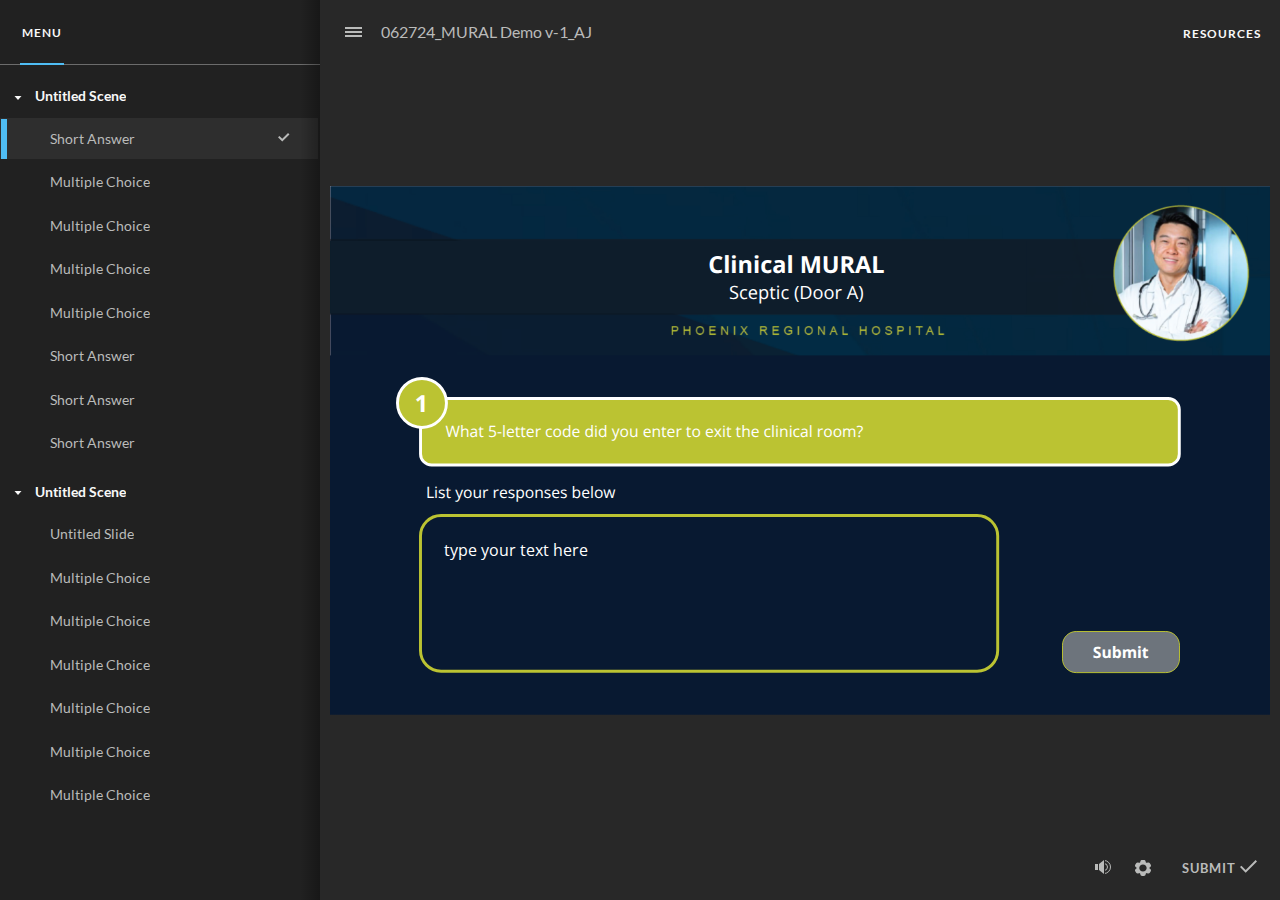
<file: index.html>
﻿<!doctype html>
<html lang="en-US">
<head>
  <meta charset="utf-8">
  <!-- Created using Storyline 360 x64 - http://www.articulate.com  -->
  <!-- version: 3.88.32574.0 -->
  <title>062724_MURAL Demo v-1_AJ</title>
  <meta http-equiv="x-ua-compatible" content="IE=edge"/>
  <meta name="viewport" content="width=device-width,initial-scale=1,user-scalable=no,shrink-to-fit=no,minimal-ui"/>
  <meta name="apple-mobile-web-app-capable" content="yes"/>
  <style>
    html, body { height: 100%; padding: 0; margin: 0 }
    #app { height: 100%; width: 100%; }
  </style>

  <script>
    window.DS = {};
    window.globals = {
      DATA_PATH_BASE: '',
      HAS_FRAME: true,
      HAS_SLIDE: true,

      lmsPresent: false,
      tinCanPresent: false,
      cmi5Present: false,
      aoSupport: false,
      scale: 'noscale',
      captureRc: false,
      browserSize: 'optimal',
      bgColor: '#282828',
      features: 'DropInBase,DropInCore,DropInInteractions,DropInMisc,DropInVectors,DropInVideo,LayerPresentAsDialog,MultipleQuizTracking,UpdatedThemeEditor',
      themeName: 'unified',
      preloaderColor: '#FFFFFF',
      suppressAnalytics: false,
      productChannel: 'stable',
      publishSource: 'storyline',
      aid: 'aid|3a5b8138-5a23-4781-ac9a-fea1a9a7d633',
      cid: '83e9d75b-f74f-431f-8069-8a3f1f2b8b1a',
      playerVersion: '3.88.32574.0',
      publishTimestamp: '2024-06-27T17:03:38.7679816Z',
      maxIosVideoElements: 10,
      connectionSettings: { message: 'You%20are%20offline.%20Trying%20to%20reconnect...', useDarkTheme: false, mode: 'disabled' },
      hasFeature: function(feature) {
        return this.features.split(',').includes(feature);
      },
      
      parseParams: function(qs) {
        if (window.globals.parsedParams != null) {
          return window.globals.parsedParams;
        }
        qs = (qs || window.location.search.substr(1)).split('+').join(' ');
        var params = {},
            tokens,
            re = /[?&]?([^=]+)=([^&]*)/g;

        while (tokens = re.exec(qs)) {
          params[decodeURIComponent(tokens[1]).trim()] =
            decodeURIComponent(tokens[2]).trim();
        }
        window.globals.parsedParams = params;
        return params;
      }

    };
  </script>
  <script>
    var isIe11 = ('ActiveXObject' in window || window.MSBlobBuilder != null)
      && window.msCrypto != null && !window.ActiveXObject;
    if (isIe11) {
      window.globals.unsupportedBrowser = true;
      document.write(atob('[base64]'));
    }
  </script>

  <script>
    if (window.globals.hasFeature('MultiLanguageSupport')) {
      
      
    }
  </script>

  
  <script>window.THREE = { };</script>
  
</head>
<body style="background: #282828" class="cs-HTML theme-unified">
  <!-- 360 -->
  <script>!function(){var e,i=/iPhone/i,o=/iPod/i,n=/iPad/i,t=/\biOS-universal(?:.+)Mac\b/i,r=/\bAndroid(?:.+)Mobile\b/i,a=/Android/i,d=/(?:SD4930UR|\bSilk(?:.+)Mobile\b)/i,p=/Silk/i,l=/Windows Phone/i,u=/\bWindows(?:.+)ARM\b/i,b=/BlackBerry/i,s=/BB10/i,c=/Opera Mini/i,f=/\b(CriOS|Chrome)(?:.+)Mobile/i,h=/Mobile(?:.+)Firefox\b/i,v=function(e){return void 0!==e&&"MacIntel"===e.platform&&"number"==typeof e.maxTouchPoints&&e.maxTouchPoints>1&&"undefined"==typeof MSStream};e=function(e){var m={userAgent:"",platform:"",maxTouchPoints:0};e||"undefined"==typeof navigator?"string"==typeof e?m.userAgent=e:e&&e.userAgent&&(m={userAgent:e.userAgent,platform:e.platform,maxTouchPoints:e.maxTouchPoints||0}):m={userAgent:navigator.userAgent,platform:navigator.platform,maxTouchPoints:navigator.maxTouchPoints||0};var g=m.userAgent,y=g.split("[FBAN");void 0!==y[1]&&(g=y[0]),void 0!==(y=g.split("Twitter"))[1]&&(g=y[0]);var A=function(e){return function(i){return i.test(e)}}(g),w={apple:{phone:A(i)&&!A(l),ipod:A(o),tablet:!A(i)&&(A(n)||v(m))&&!A(l),universal:A(t),device:(A(i)||A(o)||A(n)||A(t)||v(m))&&!A(l)},amazon:{phone:A(d),tablet:!A(d)&&A(p),device:A(d)||A(p)},android:{phone:!A(l)&&A(d)||!A(l)&&A(r),tablet:!A(l)&&!A(d)&&!A(r)&&(A(p)||A(a)),device:!A(l)&&(A(d)||A(p)||A(r)||A(a))||A(/\bokhttp\b/i)},windows:{phone:A(l),tablet:A(u),device:A(l)||A(u)},other:{blackberry:A(b),blackberry10:A(s),opera:A(c),firefox:A(h),chrome:A(f),device:A(b)||A(s)||A(c)||A(h)||A(f)},any:!1,phone:!1,tablet:!1};return w.any=w.apple.device||w.android.device||w.windows.device||w.other.device,w.phone=w.apple.phone||w.android.phone||w.windows.phone,w.tablet=w.apple.tablet||w.android.tablet||w.windows.tablet,w}(),"object"==typeof exports&&"undefined"!=typeof module?module.exports=e:"function"==typeof define&&define.amd?define((function(){return e})):this.isMobile=e}();
    window.isMobile.apple.tablet = window.isMobile.apple.tablet ||
      (navigator.platform === 'MacIntel' && navigator.maxTouchPoints > 1);
    window.isMobile.apple.device = window.isMobile.apple.device || window.isMobile.apple.tablet;
    window.isMobile.tablet = window.isMobile.tablet || window.isMobile.apple.tablet;
    window.isMobile.any = window.isMobile.any || window.isMobile.apple.tablet;
  </script>

  <div id="focus-sink" tabindex="-1"></div>

  <div id="preso"></div>
  <script>
    (function() {

      var classTypes = [ 'desktop', 'mobile', 'phone', 'tablet' ];

      var addDeviceClasses = function(prefix, testObj) {
        var curr, i;
        for (i = 0; i < classTypes.length; i++) {
          curr = classTypes[i];
          if (testObj[curr]) {
            document.body.classList.add(prefix + curr);
          }
        }
      };

      var params = window.globals.parseParams(),
          isDevicePreview = params.devicepreview === '1',
          isPhoneOverride = params.deviceType === 'phone' || (isDevicePreview && params.phone == '1'),
          isTabletOverride = (params.deviceType === 'tablet' || isDevicePreview) && !isPhoneOverride,
          isMobileOverride = isPhoneOverride || isTabletOverride;

      var deviceView = {
        desktop: !window.isMobile.any && !isMobileOverride,
        mobile: window.isMobile.any || isMobileOverride,
        phone: isPhoneOverride || (window.isMobile.phone && !isTabletOverride),
        tablet: isTabletOverride || window.isMobile.tablet
      };

      window.globals.deviceView = deviceView;
      window.isMobile.desktop = !window.isMobile.any;
      window.isMobile.mobile = window.isMobile.any;

      addDeviceClasses('view-', deviceView);

    })();
  </script>
  
  <script src='story_content/triggers.js' type=text/javascript></script>
<script src='story_content/user.js' type=text/javascript></script>
  <div class="slide-loader"></div>

  <script>
    var doc = document, loader = doc.body.querySelector('.slide-loader'); [ 1, 2, 3 ].forEach(function(n) { var d = doc.createElement('div'); d.style.backgroundColor = window.globals.preloaderColor; d.classList.add('mobile-loader-dot'); d.classList.add('dot' + n); loader.appendChild(d); });
  </script>

  <div class="mobile-load-title-overlay" style="display: none">
    <div class="mobile-load-title">062724_MURAL Demo v-1_AJ</div>
  </div>

  <div class="mobile-chrome-warning"></div>

  
<style>
  .warn-connection-dialog {
    display: none;
    background: transparent;
    pointer-events: all;
    position: fixed;
    left: 0;
    top: 0;
    width: 100%;
    height: 100%;
    z-index: 999;
  }

  .warn-connection-content {
    pointer-events: all;
    border-radius: 4px;
    background: white;
    border: 1px solid #E7E7E7;
    color: #333333;
    box-shadow: 0 2px 4px rgba(0, 0, 0, 0.25);
    transition: all 150ms ease-out;
    position: absolute;
    white-space: nowrap;
  }

  .view-phone.is-landscape .warn-connection-content {
    left: 23px;
    bottom: 23px;
  }

  .view-tablet.is-landscape .warn-connection-content {
    left: 50%;
    top: 20px;
    transform: translateX(-50%);
  }

  .view-mobile.is-portrait .warn-connection-content {
    transform: translate(-50%, calc(-100% - 15px));
  }

  .warn-connection-content p {
    display: inline-block;
    margin: 0 8px 0 0;
    line-height: 33px;
    font-size: 11px;
  }

  .warn-connection-content svg {
    position: relative;
    vertical-align: middle;
    margin: 0 2px 2px 8px;
  }

  .view-desktop .warn-connection-content {
    left: 1.5em;
    bottom: 1.5em;
  }

  .view-desktop .warn-connection-content p {
    font-size: 1.1em;
  }

  .is-offline .warn-connection-dialog {
    display: block;
  }

  .is-offline .cs-panel * {
    pointer-events: none !important;
  }

  .is-offline .cs-panel {
    pointer-events: all !important;
  }

  .is-offline #nav-controls * {
    pointer-events: none !important;
  }

  .is-offline #nav-controls {
    pointer-events: all !important;
  }
</style>

<div class="warn-connection-dialog" role="alertdialog" aria-modal="true" tabindex="0" aria-labelledby="warn-connection-message">
  <div class="warn-connection-content">
    <svg width="17" height="15" viewBox="0 0 17 15" xmlns="http://www.w3.org/2000/svg">
      <path fill="#8F0000" stroke="white" d="M16.07,12.98 L15.88,12.23 L9.51,1.21 C8.97,0.26,7.6,0.26,7.06,1.21 L0.69,12.23 C0.15,13.16,0.81,14.36,1.91,14.36 H14.65 C15.47,14.36,16.05,13.7,16.07,12.98 Z"/>
      <path fill="white" stroke="white" d="M8.58,5.5 C8.35,5.28,8.5,5.35,8.21,5.32 C8.09,5.35,7.97,5.49,7.96,5.67 C7.97,5.79,7.98,5.92,7.98,6.04 L7.98,6.04 C7.99,6.17,8,6.31,8.01,6.43 L8.01,6.44 C8.03,6.92,8.06,7.41,8.09,7.9 L8.09,7.9 C8.12,8.39,8.14,8.88,8.17,9.37 C8.17,9.39,8.18,9.42,8.2,9.44 C8.23,9.46,8.25,9.47,8.28,9.47 C8.31,9.47,8.34,9.46,8.35,9.44 C8.37,9.43,8.38,9.4,8.39,9.35 L8.39,9.34 C8.39,9.24,8.4,9.15,8.4,9.05 L8.4,9.05 C8.41,8.96,8.41,8.86,8.42,8.75 C8.43,8.44,8.45,8.12,8.47,7.81 L8.47,7.81 C8.49,7.49,8.51,7.18,8.53,6.87 C8.55,6.46,8.56,6.05,8.59,5.64 L8.6,5.62 C8.6,5.57,8.59,5.53,8.58,5.5 L8.21,5.32 Z"/>
      <circle fill="white" stroke="white" cx="8.3" cy="11.35" r="0.3"/>
    </svg>
    <p id="warn-connection-message">You are offline. Trying to reconnect...</p>
  </div>
</div>

<script>
  (function() {
    window.DS.connection = {
      warningShown: false,
      assets: {},
      loadingAssetGroup: false,
      retryDelay: 500
    };

    var connectionSettings = window.globals.connectionSettings || {};

    var useConnectionMessages = window.AbortController != null &&
      window.location.protocol != 'file:' &&
      connectionSettings.mode === 'normal';

    window.DS.connection.useConnectionMessages = useConnectionMessages;

    var assetCount = 0;
    var checkLoadedId;


    if (useConnectionMessages && connectionSettings != null) {
      var contentEl = document.querySelector('.warn-connection-content');
      var messageEl = contentEl.querySelector('p');

      if (connectionSettings.useDarkTheme) {
        contentEl.style.borderColor = '#BABBBA';
        contentEl.style.backgroundColor = '#282828';
        contentEl.style.color = '#FFFFFF';
      }

      if (connectionSettings.message != null) {
        messageEl.textContent = window.decodeURIComponent(connectionSettings.message);
      }
    }

    function checkAssetsReady() {
      for (var i in DS.connection.assets) {
        if (!DS.connection.assets[i].success) {
          return false;
        }
      }
      return true;
    }

    function stopAssetGroup() {
      if (!useConnectionMessages) { return; }

      assetCount = 0;

      DS.connection.oldAssetGroup = DS.connection.assets;
      DS.connection.assets = {};
      DS.connection.loadingAssetGroup = false;
      clearInterval(checkLoadedId);
    }

    function startAssetGroup() {
      if (!useConnectionMessages) { return; }
      var ticks = 0;
      clearInterval(checkLoadedId);
      checkLoadedId = setInterval(function() {
        var loaded = 0;
        if (assetCount === 0 && loaded === 0) {
          clearInterval(checkLoadedId);
          return;
        }

        for (var i in DS.connection.assets) {
          if (DS.connection.assets[i].success) {
            loaded++;
          }
        }

        if (assetCount === loaded && checkAssetsReady()) {
          for (var i in DS.connection.assets) {
            if (DS.connection.assets[i].action) {
              DS.connection.assets[i].action();
            }
          }
          hideWarning();
          stopAssetGroup();
        }
      }, 100)
    }

    function requiredAsset(url, action, retry, type) {
      if (!useConnectionMessages) { return; }
      if (DS.connection.assets[url]) { return; }

      DS.connection.assets[url] = {
        success: false, action: action, retry: retry, type: type
      };
      assetCount = Object.keys(DS.connection.assets).length;
      if (!DS.connection.loadingAssetGroup) {
        startAssetGroup();
      }
      DS.connection.loadingAssetGroup = true;
    }

    function assetLoaded(url) {
      if (!useConnectionMessages) { return; }
      if (DS.connection.assets[url]) {
        DS.connection.assets[url].success = true;
      }
    }

    function assetFailed(url) {
      if (!useConnectionMessages) { return; }
      if (!DS.connection.assets[url]) {
        if (/\.js$/.test(url) && url.indexOf('transcripts') === -1) {
          setTimeout(function() {
            if (DS.connection.lastSlideLoaded != null) {
              DS.connection.lastSlideLoaded();
            }
          }, DS.connection.retryDelay);
        }
        return;
      }
      if (!DS.connection.warningShown) { showWarning(); }
      if (DS.connection.assets[url].retry) {
        setTimeout(function() {
          if (!DS.connection.assets[url].success) {
            DS.connection.assets[url].retry()
          }
        }, DS.connection.retryDelay);
      }
    }

    function hideWarning() {
      document.body.classList.remove('is-offline');
      DS.connection.warningShown = false;
      enableKeys();
    }
    DS.connection.hideWarning = hideWarning

    function showWarning(btn) {
      document.body.classList.add('is-offline')
      DS.connection.warningShown = true;
      updateWarningPosition();
      disableKeys();
    }

    function updateWarningPosition() {
      if (!DS.connection.warningShown) {
        return;
      }

      var isPortrait = document.body.classList.contains('is-portrait');
      var isMobile = document.body.classList.contains('view-mobile');
      var warningEl = document.querySelector('.warn-connection-content');

      if (isPortrait && isMobile) {
        var slide = document.querySelector('.primary-slide');
        var slideRect = slide != null
          ? slide.getBoundingClientRect()
          : { top: window.innerHeight, left: 0, width: window.innerWidth };

        warningEl.style.top = `${slideRect.top}px`
        warningEl.style.left = `${slideRect.left + slideRect.width / 2}px`
      } else {
        warningEl.style.top = null;
        warningEl.style.left = null;
      }

      window.requestAnimationFrame(updateWarningPosition);
    }

    function onDisableKeyDown(e) {
      e.preventDefault();
      e.stopImmediatePropagation();
    }

    function onDisableKeyUp(e) {
      e.preventDefault();
      e.stopImmediatePropagation();
    }

    var accStyle = document.createElement('style');
    var warnDialogEl = document.querySelector('.warn-connection-dialog');

    function disableKeys() {
      if (DS.views && DS.views.nsStack && DS.views.nsStack.length === 1) {
        DS.views.nsStack[0].tabReachable = false
        DS.views.nsStack[0].updateTabIndex(true, true);
      }

      accStyle.innerHTML = '.acc-shadow-dom { display: none; }';
      document.body.appendChild(accStyle);

      warnDialogEl.parentNode.append(warnDialogEl);
      warnDialogEl.focus();
    }

    function enableKeys() {
      accStyle.remove();
      if (DS.views && DS.views.nsStack && DS.views.nsStack.length === 1 && DS.views.nsStack[0].name === '_frame') {
        DS.views.nsStack[0].tabReachable = true;
        DS.views.nsStack[0].updateTabIndex();
      }
    }

    // these will all be noops if the feature flag isn't set in
    // the data and `window.globals.features`
    DS.connection.requiredAsset = requiredAsset;
    DS.connection.assetLoaded = assetLoaded;
    DS.connection.assetFailed = assetFailed;
    DS.connection.stopAssetGroup = stopAssetGroup;
    DS.connection.startAssetGroup = startAssetGroup;
  })();
</script>


  <script>
    
    if (window.autoSpider && window.vInterfaceObject) {
      document.querySelector('.mobile-load-title-overlay').style.display = 'none';
    }
  </script>

  

  <link rel="stylesheet" href="html5/data/css/output.min.css" data-noprefix/>
</body>
<script src="html5/lib/scripts/bootstrapper.min.js"></script>
</html>
</file>
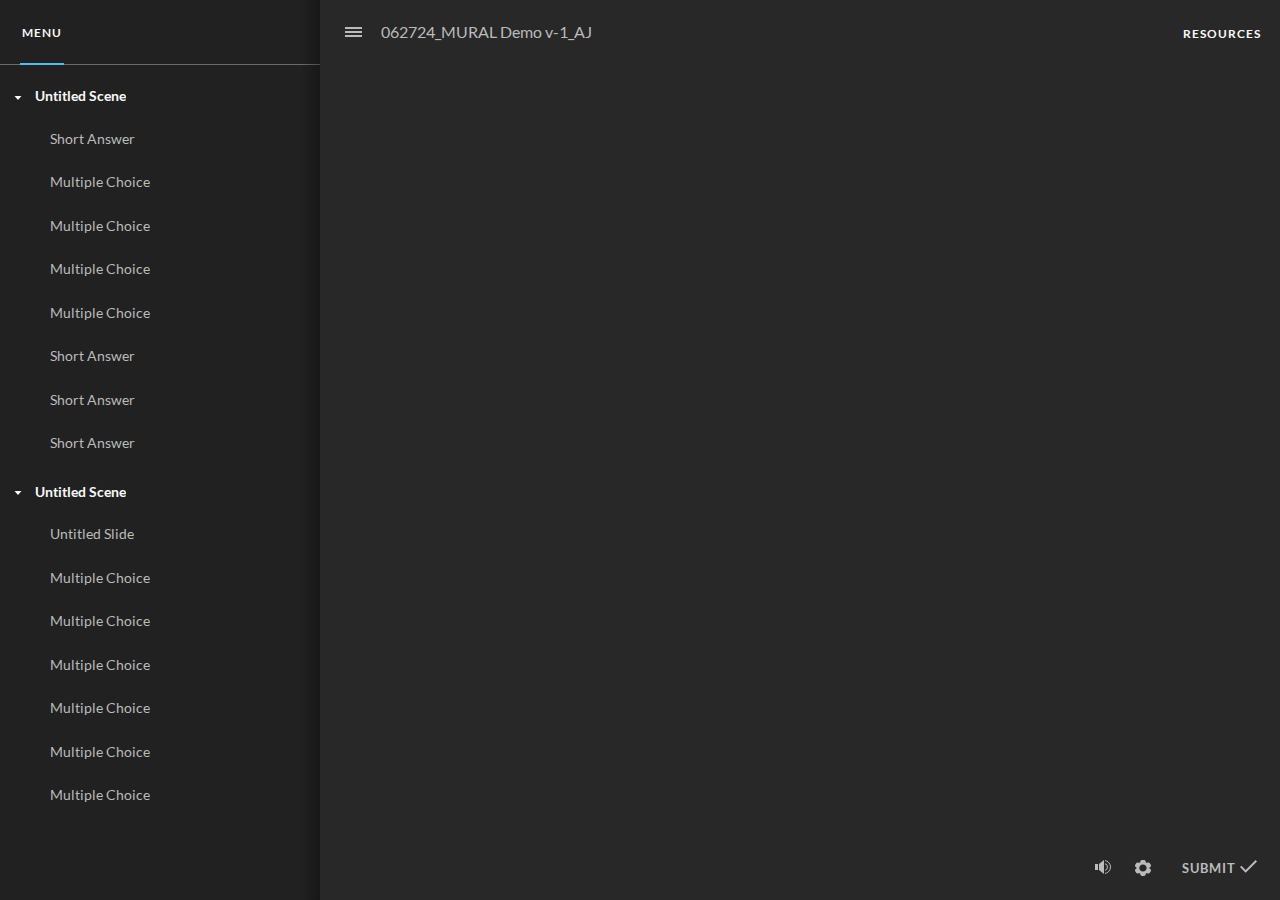
<file: index_lms.html>
<!doctype html>
<html lang="en-US">
<head>
  <meta charset="utf-8">
  <!-- Created using Storyline 360 x64 - http://www.articulate.com  -->
  <!-- version: 3.88.32574.0 -->
  <title>062724_MURAL Demo v-1_AJ</title>
  <meta http-equiv="x-ua-compatible" content="IE=edge"/>
  <meta name="viewport" content="width=device-width,initial-scale=1,user-scalable=no,shrink-to-fit=no,minimal-ui"/>
  <meta name="apple-mobile-web-app-capable" content="yes"/>
  <style>
    html, body { height: 100%; padding: 0; margin: 0 }
    #app { height: 100%; width: 100%; }
  </style>

  <script>
    window.DS = {};
    window.globals = {
      DATA_PATH_BASE: '',
      HAS_FRAME: true,
      HAS_SLIDE: true,

      lmsPresent: false,
      tinCanPresent: true,
      cmi5Present: false,
      aoSupport: false,
      scale: 'noscale',
      captureRc: false,
      browserSize: 'optimal',
      bgColor: '#282828',
      features: 'DropInBase,DropInCore,DropInInteractions,DropInMisc,DropInVectors,DropInVideo,LayerPresentAsDialog,MultipleQuizTracking,UpdatedThemeEditor',
      themeName: 'unified',
      preloaderColor: '#FFFFFF',
      suppressAnalytics: false,
      productChannel: 'stable',
      publishSource: 'storyline',
      aid: 'aid|3a5b8138-5a23-4781-ac9a-fea1a9a7d633',
      cid: '83e9d75b-f74f-431f-8069-8a3f1f2b8b1a',
      playerVersion: '3.88.32574.0',
      publishTimestamp: '2024-06-27T17:03:38.8787787Z',
      maxIosVideoElements: 10,
      connectionSettings: { message: 'You%20are%20offline.%20Trying%20to%20reconnect...', useDarkTheme: false, mode: 'disabled' },
      hasFeature: function(feature) {
        return this.features.split(',').includes(feature);
      },
      
      parseParams: function(qs) {
        if (window.globals.parsedParams != null) {
          return window.globals.parsedParams;
        }
        qs = (qs || window.location.search.substr(1)).split('+').join(' ');
        var params = {},
            tokens,
            re = /[?&]?([^=]+)=([^&]*)/g;

        while (tokens = re.exec(qs)) {
          params[decodeURIComponent(tokens[1]).trim()] =
            decodeURIComponent(tokens[2]).trim();
        }
        window.globals.parsedParams = params;
        return params;
      }

    };
  </script>
  <script>
    var isIe11 = ('ActiveXObject' in window || window.MSBlobBuilder != null)
      && window.msCrypto != null && !window.ActiveXObject;
    if (isIe11) {
      window.globals.unsupportedBrowser = true;
      document.write(atob('[base64]'));
    }
  </script>

  <script>
    if (window.globals.hasFeature('MultiLanguageSupport')) {
      
      
    }
  </script>

  <script src="lms/scormdriver.js" charset="utf-8"></script>
  <script>window.THREE = { };</script>
  
</head>
<body style="background: #282828" class="cs-HTML theme-unified">
  <!-- 360 -->
  <script>!function(){var e,i=/iPhone/i,o=/iPod/i,n=/iPad/i,t=/\biOS-universal(?:.+)Mac\b/i,r=/\bAndroid(?:.+)Mobile\b/i,a=/Android/i,d=/(?:SD4930UR|\bSilk(?:.+)Mobile\b)/i,p=/Silk/i,l=/Windows Phone/i,u=/\bWindows(?:.+)ARM\b/i,b=/BlackBerry/i,s=/BB10/i,c=/Opera Mini/i,f=/\b(CriOS|Chrome)(?:.+)Mobile/i,h=/Mobile(?:.+)Firefox\b/i,v=function(e){return void 0!==e&&"MacIntel"===e.platform&&"number"==typeof e.maxTouchPoints&&e.maxTouchPoints>1&&"undefined"==typeof MSStream};e=function(e){var m={userAgent:"",platform:"",maxTouchPoints:0};e||"undefined"==typeof navigator?"string"==typeof e?m.userAgent=e:e&&e.userAgent&&(m={userAgent:e.userAgent,platform:e.platform,maxTouchPoints:e.maxTouchPoints||0}):m={userAgent:navigator.userAgent,platform:navigator.platform,maxTouchPoints:navigator.maxTouchPoints||0};var g=m.userAgent,y=g.split("[FBAN");void 0!==y[1]&&(g=y[0]),void 0!==(y=g.split("Twitter"))[1]&&(g=y[0]);var A=function(e){return function(i){return i.test(e)}}(g),w={apple:{phone:A(i)&&!A(l),ipod:A(o),tablet:!A(i)&&(A(n)||v(m))&&!A(l),universal:A(t),device:(A(i)||A(o)||A(n)||A(t)||v(m))&&!A(l)},amazon:{phone:A(d),tablet:!A(d)&&A(p),device:A(d)||A(p)},android:{phone:!A(l)&&A(d)||!A(l)&&A(r),tablet:!A(l)&&!A(d)&&!A(r)&&(A(p)||A(a)),device:!A(l)&&(A(d)||A(p)||A(r)||A(a))||A(/\bokhttp\b/i)},windows:{phone:A(l),tablet:A(u),device:A(l)||A(u)},other:{blackberry:A(b),blackberry10:A(s),opera:A(c),firefox:A(h),chrome:A(f),device:A(b)||A(s)||A(c)||A(h)||A(f)},any:!1,phone:!1,tablet:!1};return w.any=w.apple.device||w.android.device||w.windows.device||w.other.device,w.phone=w.apple.phone||w.android.phone||w.windows.phone,w.tablet=w.apple.tablet||w.android.tablet||w.windows.tablet,w}(),"object"==typeof exports&&"undefined"!=typeof module?module.exports=e:"function"==typeof define&&define.amd?define((function(){return e})):this.isMobile=e}();
    window.isMobile.apple.tablet = window.isMobile.apple.tablet ||
      (navigator.platform === 'MacIntel' && navigator.maxTouchPoints > 1);
    window.isMobile.apple.device = window.isMobile.apple.device || window.isMobile.apple.tablet;
    window.isMobile.tablet = window.isMobile.tablet || window.isMobile.apple.tablet;
    window.isMobile.any = window.isMobile.any || window.isMobile.apple.tablet;
  </script>

  <div id="focus-sink" tabindex="-1"></div>

  <div id="preso"></div>
  <script>
    (function() {

      var classTypes = [ 'desktop', 'mobile', 'phone', 'tablet' ];

      var addDeviceClasses = function(prefix, testObj) {
        var curr, i;
        for (i = 0; i < classTypes.length; i++) {
          curr = classTypes[i];
          if (testObj[curr]) {
            document.body.classList.add(prefix + curr);
          }
        }
      };

      var params = window.globals.parseParams(),
          isDevicePreview = params.devicepreview === '1',
          isPhoneOverride = params.deviceType === 'phone' || (isDevicePreview && params.phone == '1'),
          isTabletOverride = (params.deviceType === 'tablet' || isDevicePreview) && !isPhoneOverride,
          isMobileOverride = isPhoneOverride || isTabletOverride;

      var deviceView = {
        desktop: !window.isMobile.any && !isMobileOverride,
        mobile: window.isMobile.any || isMobileOverride,
        phone: isPhoneOverride || (window.isMobile.phone && !isTabletOverride),
        tablet: isTabletOverride || window.isMobile.tablet
      };

      window.globals.deviceView = deviceView;
      window.isMobile.desktop = !window.isMobile.any;
      window.isMobile.mobile = window.isMobile.any;

      addDeviceClasses('view-', deviceView);

    })();
  </script>
  
  <script src='story_content/triggers.js' type=text/javascript></script>
<script src='story_content/user.js' type=text/javascript></script>
  <div class="slide-loader"></div>

  <script>
    var doc = document, loader = doc.body.querySelector('.slide-loader'); [ 1, 2, 3 ].forEach(function(n) { var d = doc.createElement('div'); d.style.backgroundColor = window.globals.preloaderColor; d.classList.add('mobile-loader-dot'); d.classList.add('dot' + n); loader.appendChild(d); });
  </script>

  <div class="mobile-load-title-overlay" style="display: none">
    <div class="mobile-load-title">062724_MURAL Demo v-1_AJ</div>
  </div>

  <div class="mobile-chrome-warning"></div>

  
<style>
  .warn-connection-dialog {
    display: none;
    background: transparent;
    pointer-events: all;
    position: fixed;
    left: 0;
    top: 0;
    width: 100%;
    height: 100%;
    z-index: 999;
  }

  .warn-connection-content {
    pointer-events: all;
    border-radius: 4px;
    background: white;
    border: 1px solid #E7E7E7;
    color: #333333;
    box-shadow: 0 2px 4px rgba(0, 0, 0, 0.25);
    transition: all 150ms ease-out;
    position: absolute;
    white-space: nowrap;
  }

  .view-phone.is-landscape .warn-connection-content {
    left: 23px;
    bottom: 23px;
  }

  .view-tablet.is-landscape .warn-connection-content {
    left: 50%;
    top: 20px;
    transform: translateX(-50%);
  }

  .view-mobile.is-portrait .warn-connection-content {
    transform: translate(-50%, calc(-100% - 15px));
  }

  .warn-connection-content p {
    display: inline-block;
    margin: 0 8px 0 0;
    line-height: 33px;
    font-size: 11px;
  }

  .warn-connection-content svg {
    position: relative;
    vertical-align: middle;
    margin: 0 2px 2px 8px;
  }

  .view-desktop .warn-connection-content {
    left: 1.5em;
    bottom: 1.5em;
  }

  .view-desktop .warn-connection-content p {
    font-size: 1.1em;
  }

  .is-offline .warn-connection-dialog {
    display: block;
  }

  .is-offline .cs-panel * {
    pointer-events: none !important;
  }

  .is-offline .cs-panel {
    pointer-events: all !important;
  }

  .is-offline #nav-controls * {
    pointer-events: none !important;
  }

  .is-offline #nav-controls {
    pointer-events: all !important;
  }
</style>

<div class="warn-connection-dialog" role="alertdialog" aria-modal="true" tabindex="0" aria-labelledby="warn-connection-message">
  <div class="warn-connection-content">
    <svg width="17" height="15" viewBox="0 0 17 15" xmlns="http://www.w3.org/2000/svg">
      <path fill="#8F0000" stroke="white" d="M16.07,12.98 L15.88,12.23 L9.51,1.21 C8.97,0.26,7.6,0.26,7.06,1.21 L0.69,12.23 C0.15,13.16,0.81,14.36,1.91,14.36 H14.65 C15.47,14.36,16.05,13.7,16.07,12.98 Z"/>
      <path fill="white" stroke="white" d="M8.58,5.5 C8.35,5.28,8.5,5.35,8.21,5.32 C8.09,5.35,7.97,5.49,7.96,5.67 C7.97,5.79,7.98,5.92,7.98,6.04 L7.98,6.04 C7.99,6.17,8,6.31,8.01,6.43 L8.01,6.44 C8.03,6.92,8.06,7.41,8.09,7.9 L8.09,7.9 C8.12,8.39,8.14,8.88,8.17,9.37 C8.17,9.39,8.18,9.42,8.2,9.44 C8.23,9.46,8.25,9.47,8.28,9.47 C8.31,9.47,8.34,9.46,8.35,9.44 C8.37,9.43,8.38,9.4,8.39,9.35 L8.39,9.34 C8.39,9.24,8.4,9.15,8.4,9.05 L8.4,9.05 C8.41,8.96,8.41,8.86,8.42,8.75 C8.43,8.44,8.45,8.12,8.47,7.81 L8.47,7.81 C8.49,7.49,8.51,7.18,8.53,6.87 C8.55,6.46,8.56,6.05,8.59,5.64 L8.6,5.62 C8.6,5.57,8.59,5.53,8.58,5.5 L8.21,5.32 Z"/>
      <circle fill="white" stroke="white" cx="8.3" cy="11.35" r="0.3"/>
    </svg>
    <p id="warn-connection-message">You are offline. Trying to reconnect...</p>
  </div>
</div>

<script>
  (function() {
    window.DS.connection = {
      warningShown: false,
      assets: {},
      loadingAssetGroup: false,
      retryDelay: 500
    };

    var connectionSettings = window.globals.connectionSettings || {};

    var useConnectionMessages = window.AbortController != null &&
      window.location.protocol != 'file:' &&
      connectionSettings.mode === 'normal';

    window.DS.connection.useConnectionMessages = useConnectionMessages;

    var assetCount = 0;
    var checkLoadedId;


    if (useConnectionMessages && connectionSettings != null) {
      var contentEl = document.querySelector('.warn-connection-content');
      var messageEl = contentEl.querySelector('p');

      if (connectionSettings.useDarkTheme) {
        contentEl.style.borderColor = '#BABBBA';
        contentEl.style.backgroundColor = '#282828';
        contentEl.style.color = '#FFFFFF';
      }

      if (connectionSettings.message != null) {
        messageEl.textContent = window.decodeURIComponent(connectionSettings.message);
      }
    }

    function checkAssetsReady() {
      for (var i in DS.connection.assets) {
        if (!DS.connection.assets[i].success) {
          return false;
        }
      }
      return true;
    }

    function stopAssetGroup() {
      if (!useConnectionMessages) { return; }

      assetCount = 0;

      DS.connection.oldAssetGroup = DS.connection.assets;
      DS.connection.assets = {};
      DS.connection.loadingAssetGroup = false;
      clearInterval(checkLoadedId);
    }

    function startAssetGroup() {
      if (!useConnectionMessages) { return; }
      var ticks = 0;
      clearInterval(checkLoadedId);
      checkLoadedId = setInterval(function() {
        var loaded = 0;
        if (assetCount === 0 && loaded === 0) {
          clearInterval(checkLoadedId);
          return;
        }

        for (var i in DS.connection.assets) {
          if (DS.connection.assets[i].success) {
            loaded++;
          }
        }

        if (assetCount === loaded && checkAssetsReady()) {
          for (var i in DS.connection.assets) {
            if (DS.connection.assets[i].action) {
              DS.connection.assets[i].action();
            }
          }
          hideWarning();
          stopAssetGroup();
        }
      }, 100)
    }

    function requiredAsset(url, action, retry, type) {
      if (!useConnectionMessages) { return; }
      if (DS.connection.assets[url]) { return; }

      DS.connection.assets[url] = {
        success: false, action: action, retry: retry, type: type
      };
      assetCount = Object.keys(DS.connection.assets).length;
      if (!DS.connection.loadingAssetGroup) {
        startAssetGroup();
      }
      DS.connection.loadingAssetGroup = true;
    }

    function assetLoaded(url) {
      if (!useConnectionMessages) { return; }
      if (DS.connection.assets[url]) {
        DS.connection.assets[url].success = true;
      }
    }

    function assetFailed(url) {
      if (!useConnectionMessages) { return; }
      if (!DS.connection.assets[url]) {
        if (/\.js$/.test(url) && url.indexOf('transcripts') === -1) {
          setTimeout(function() {
            if (DS.connection.lastSlideLoaded != null) {
              DS.connection.lastSlideLoaded();
            }
          }, DS.connection.retryDelay);
        }
        return;
      }
      if (!DS.connection.warningShown) { showWarning(); }
      if (DS.connection.assets[url].retry) {
        setTimeout(function() {
          if (!DS.connection.assets[url].success) {
            DS.connection.assets[url].retry()
          }
        }, DS.connection.retryDelay);
      }
    }

    function hideWarning() {
      document.body.classList.remove('is-offline');
      DS.connection.warningShown = false;
      enableKeys();
    }
    DS.connection.hideWarning = hideWarning

    function showWarning(btn) {
      document.body.classList.add('is-offline')
      DS.connection.warningShown = true;
      updateWarningPosition();
      disableKeys();
    }

    function updateWarningPosition() {
      if (!DS.connection.warningShown) {
        return;
      }

      var isPortrait = document.body.classList.contains('is-portrait');
      var isMobile = document.body.classList.contains('view-mobile');
      var warningEl = document.querySelector('.warn-connection-content');

      if (isPortrait && isMobile) {
        var slide = document.querySelector('.primary-slide');
        var slideRect = slide != null
          ? slide.getBoundingClientRect()
          : { top: window.innerHeight, left: 0, width: window.innerWidth };

        warningEl.style.top = `${slideRect.top}px`
        warningEl.style.left = `${slideRect.left + slideRect.width / 2}px`
      } else {
        warningEl.style.top = null;
        warningEl.style.left = null;
      }

      window.requestAnimationFrame(updateWarningPosition);
    }

    function onDisableKeyDown(e) {
      e.preventDefault();
      e.stopImmediatePropagation();
    }

    function onDisableKeyUp(e) {
      e.preventDefault();
      e.stopImmediatePropagation();
    }

    var accStyle = document.createElement('style');
    var warnDialogEl = document.querySelector('.warn-connection-dialog');

    function disableKeys() {
      if (DS.views && DS.views.nsStack && DS.views.nsStack.length === 1) {
        DS.views.nsStack[0].tabReachable = false
        DS.views.nsStack[0].updateTabIndex(true, true);
      }

      accStyle.innerHTML = '.acc-shadow-dom { display: none; }';
      document.body.appendChild(accStyle);

      warnDialogEl.parentNode.append(warnDialogEl);
      warnDialogEl.focus();
    }

    function enableKeys() {
      accStyle.remove();
      if (DS.views && DS.views.nsStack && DS.views.nsStack.length === 1 && DS.views.nsStack[0].name === '_frame') {
        DS.views.nsStack[0].tabReachable = true;
        DS.views.nsStack[0].updateTabIndex();
      }
    }

    // these will all be noops if the feature flag isn't set in
    // the data and `window.globals.features`
    DS.connection.requiredAsset = requiredAsset;
    DS.connection.assetLoaded = assetLoaded;
    DS.connection.assetFailed = assetFailed;
    DS.connection.stopAssetGroup = stopAssetGroup;
    DS.connection.startAssetGroup = startAssetGroup;
  })();
</script>


  <script>
    
    if (window.autoSpider && window.vInterfaceObject) {
      document.querySelector('.mobile-load-title-overlay').style.display = 'none';
    }
  </script>

  

  <link rel="stylesheet" href="html5/data/css/output.min.css" data-noprefix/>
</body>
<script src="html5/lib/scripts/bootstrapper.min.js"></script>
</html>
</file>
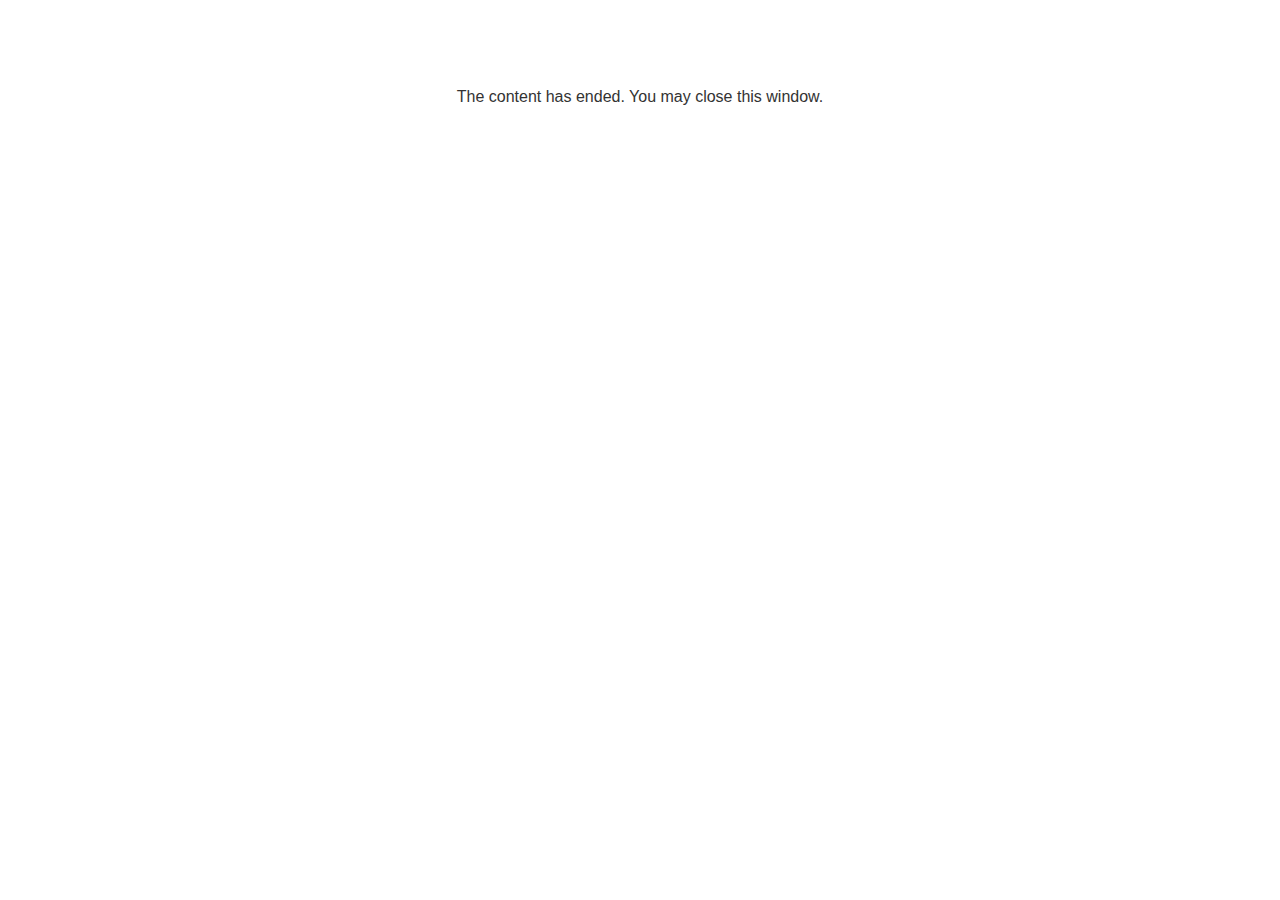
<file: lms/goodbye.html>
<!doctype html>
<html>
<body style="background-color: #ffffff;">

<p role="alert" style="color: #333333;font-family: Lato, articulate, tahoma, arial;font-size: medium;text-align: center;">
<br><br><br><br>
The content has ended. You may close this window.
</p>

</body>
</html>
</file>
<file: html5/data/css/output.min.css>
@font-face {
  font-family: 'LatoBold Charset1_ Bold93F7E1BB';
  src: url('[data-uri]');
  font-style: normal;
  font-weight: normal;
}
@font-face {
  font-family: 'Lato Charset1_ 6GdinhpV00A840B7';
  src: url('[data-uri]');
  font-style: normal;
  font-weight: normal;
}
@font-face {
  font-family: 'Open Sans Charset1_ 6j846752A1F';
  src: url('[data-uri]');
  font-style: normal;
  font-weight: normal;
}
@font-face {
  font-family: 'Open SansBold CharsBold17F7C5C3';
  src: url('[data-uri]');
  font-style: normal;
  font-weight: normal;
}
@font-face {
  font-family: 'Bahnschrift Charset1_ 56F05E268';
  src: url('[data-uri]');
  font-style: normal;
  font-weight: normal;
}
@font-face {
  font-family: 'Open Sans Charset0_v9TY33EDE6F2';
  src: url('[data-uri]');
  font-style: normal;
  font-weight: normal;
}
@font-face {
  font-family: 'Open SansBold CharsBoldE47A47C6';
  src: url('[data-uri]');
  font-style: normal;
  font-weight: normal;
}
.cs-HTML {
  background: rgba(40, 40, 40, 1);
}
.cs-npnxnanbsnfns00001100101 .cs-infopanel  {
  box-shadow: 0 1px 0 rgba(0, 0, 0, 0);
  background: rgba(255, 255, 255, 1);
}
.cs-npnxnanbsnfns00001100101 .cs-infopanel .cs-link {
  color: rgba(186, 187, 186, 1);
}
.cs-npnxnanbsnfns00001100101 .cs-infopanel .cs-link:hover {
  color: rgba(255, 255, 255, 1);
}
.cs-npnxnanbsnfns00001100101 .cs-infopanel .cs-name {
  color: rgba(68, 68, 68, 1);
}
.cs-npnxnanbsnfns00001100101 .cs-infopanel .cs-title {
  color: rgba(153, 153, 153, 1);
}
.cs-npnxnanbsnfns00001100101 .cs-infopanelpopup  {
  box-shadow: 0 1px 0 rgba(0, 0, 0, 0);
  background: rgba(0, 0, 0, 0);
}
.cs-npnxnanbsnfns00001100101 .cs-infopanelpopup .cs-link {
  color: rgba(255, 0, 0, 1);
}
.cs-npnxnanbsnfns00001100101 .cs-infopanelpopup .cs-link:hover {
  color: rgba(255, 255, 255, 1);
}
.cs-npnxnanbsnfns00001100101 .cs-infopanelpopup .cs-name {
  color: rgba(255, 255, 255, 1);
}
.cs-npnxnanbsnfns00001100101 .cs-infopanelpopup .cs-bio {
  color: rgba(186, 187, 186, 1);
}
.cs-npnxnanbsnfns00001100101 .cs-timer  {
  color: rgba(186, 187, 186, 1);
}
.cs-npnxnanbsnfns00001100101 .cs-duration stop:first-child {
  stop-color: rgba(60, 60, 60, 1);
}
.cs-npnxnanbsnfns00001100101 .cs-duration stop:last-child {
  stop-color: rgba(60, 60, 60, 1);
}
.cs-npnxnanbsnfns00001100101 .cs-elapsed stop:first-child {
  stop-color: rgba(254, 227, 71, 1);
}
.cs-npnxnanbsnfns00001100101 .cs-elapsed stop:last-child {
  stop-color: rgba(254, 227, 71, 1);
}
.cs-npnxnanbsnfns00001100101 .cs-timer .cs-pie .cs-innerstroke {
  stroke: rgba(199, 199, 199, 1);
}
.cs-npnxnanbsnfns00001100101 .cs-timer .cs-pie .cs-innerborder {
  stroke: rgba(255, 255, 255, 1);
}
.cs-npnxnanbsnfns00001100101 .cs-window  {
  box-shadow: 0 8px 5px rgba(0, 0, 0, 0.2);
  border-color: rgba(49, 99, 0, 0);
  background: rgba(33, 33, 33, 1);
  color: rgba(248, 248, 248, 1);
}
.cs-npnxnanbsnfns00001100101 .cs-window .cs-diva {
  border-color: rgba(78, 78, 78, 1);
}
.cs-npnxnanbsnfns00001100101 .cs-window .cs-divb {
  border-color: rgba(78, 78, 78, 0);
}
.cs-npnxnanbsnfns00001100101 .cs-editor .cs-editor-slide {
  color: rgba(226, 226, 226, 1);
}
.cs-npnxnanbsnfns00001100101 .cs-editor .cs-editor-html {
  color: rgba(186, 187, 186, 1);
}
.cs-npnxnanbsnfns00001100101 .cs-editor .cs-editor-button {
  text-shadow: 0 1px 0 rgba(0, 0, 0, 0);
  color: rgba(255, 255, 255, 1);
  border-color: rgba(211, 211, 211, 1);
  background: rgba(34, 34, 34, 1);
}
.cs-npnxnanbsnfns00001100101 .cs-editor .cs-editor-button:hover {
  background: rgba(68, 68, 68, 1);
}
.cs-npnxnanbsnfns00001100101 .cs-editor .cs-editor-button:active {
  background: rgba(68, 68, 68, 1);
}
.cs-npnxnanbsnfns00001100101 .cs-listitem  {
  color: rgba(186, 187, 186, 1);
  border-color: none;
  border: 1px solid transparent;
}
.cs-npnxnanbsnfns00001100101 .cs-listitem:hover {
  background: rgba(255, 255, 255, 0.06);
  border-color: rgba(108, 108, 108, 1) !important;
  border-width: 1px;
  border-radius: 2px;
  border-style: solid;
  box-sizing: border-box;
}
.cs-npnxnanbsnfns00001100101 .cs-listitem.hover {
  background: rgba(255, 255, 255, 0.06);
  border-color: rgba(108, 108, 108, 1) !important;
  border-width: 1px;
  border-radius: 2px;
  border-style: solid;
  box-sizing: border-box;
}
.cs-npnxnanbsnfns00001100101 .cs-glossary  {
  color: rgba(186, 187, 186, 1);
}
.cs-npnxnanbsnfns00001100101 .cs-glossary .cs-scrolling-panel {
  background: rgba(0, 0, 0, 0);
}
.cs-npnxnanbsnfns00001100101 .cs-glossary .cs-term.cs-selected .cs-choice-list-trigger {
  color: rgba(255, 255, 255, 1);
  background: rgba(255, 255, 255, 1);
}
.cs-npnxnanbsnfns00001100101 .cs-glossary .cs-term.cs-selected .cs-choice-list-trigger:focus {
  color: rgba(255, 255, 255, 1);
  background: rgba(255, 255, 255, 1);
}
.cs-npnxnanbsnfns00001100101 .cs-glossary .cs-term:hover .cs-choice-list-trigger {
  background: rgba(186, 187, 186, 1);
}
.cs-npnxnanbsnfns00001100101 .cs-glossary .cs-term.hover .cs-choice-list-trigger {
  background: rgba(186, 187, 186, 1);
}
.cs-npnxnanbsnfns00001100101 .cs-glossary .cs-term .cs-choice-list-trigger:focus {
  background: rgba(186, 187, 186, 1);
}
.cs-npnxnanbsnfns00001100101 .cs-glossary .cs-diva {
  border-color: rgba(0, 0, 0, 0);
}
.cs-npnxnanbsnfns00001100101 .cs-glossary .cs-divb {
  border-color: rgba(0, 0, 0, 0);
}
.cs-npnxnanbsnfns00001100101 .cs-glossary .cs-divc {
  border-color: rgba(0, 0, 0, 0);
}
.cs-npnxnanbsnfns00001100101 .cs-glossary .cs-heading {
  color: rgba(248, 248, 248, 1);
  font-weight: 700;
}
.note-content p span {
  color: rgba(186, 187, 186, 1);
  line-height: 1.4em;
  font-size: 103.769%;
}
.cs-npnxnanbsnfns00001100101 .cs-resource .cs-separator {
  border-color: rgba(0, 0, 0, 0);
}
.cs-npnxnanbsnfns00001100101 .cs-outline  {
  color: rgba(45, 45, 45, 1);
}
.cs-npnxnanbsnfns00001100101 .cs-outline .cs-diva {
  border-color: rgba(0, 0, 0, 0);
}
.cs-npnxnanbsnfns00001100101 .cs-outline .cs-divb {
  border-color: rgba(0, 0, 0, 0);
}
.cs-npnxnanbsnfns00001100101 .cs-outline .cs-divc {
  border-color: rgba(0, 0, 0, 0);
}
.cs-npnxnanbsnfns00001100101 .cs-outline .cs-search-filter:hover {
  color: rgba(0, 0, 0, 0);
}
.cs-npnxnanbsnfns00001100101 .cs-outline .cs-search-filter.hover {
  color: rgba(0, 0, 0, 0);
}
.cs-npnxnanbsnfns00001100101 .cs-transcript  {
  color: rgba(255, 255, 255, 1);
}
.cs-npnxnanbsnfns00001100101 .cs-transcript .cs-div {
  border-color: rgba(0, 0, 0, 0);
}
.cs-npnxnanbsnfns00001100101 .cs-tabs:not(.topmenu-item) {
  color: rgba(248, 248, 248, 1);
}
.cs-npnxnanbsnfns00001100101 .cs-tabs .cs-inner-button:not(.topmenu-item) {
  text-shadow: 0 1px 0 rgba(0, 0, 0, 0);
}
.cs-npnxnanbsnfns00001100101 .cs-tabs:hover:not(.topmenu-item) {
  color: rgba(248, 248, 248, 1);
}
.cs-npnxnanbsnfns00001100101 .cs-tabs.cs-selected {
  background: rgba(0, 0, 0, 0);
  color: rgba(248, 248, 248, 1);
}
.cs-npnxnanbsnfns00001100101 .cs-seekcontrol  {
  background: rgba(0, 0, 0, 0);
  border-color: rgba(0, 0, 0, 0);
}
.cs-npnxnanbsnfns00001100101 .cs-seekcontrol .cs-button:hover .cs-icon {
  fill: rgba(255, 255, 255, 1);
}
.cs-npnxnanbsnfns00001100101 .cs-seekcontrol .cs-button.hover .cs-icon {
  fill: rgba(255, 255, 255, 1);
}
.cs-npnxnanbsnfns00001100101 .cs-seekcontrol .cs-button .cs-icon-shadow {
  fill: rgba(0, 0, 0, 0);
}
.cs-npnxnanbsnfns00001100101 .cs-seekcontrol .cs-button .cs-icon {
  fill: rgba(180, 180, 180, 1);
}
.cs-npnxnanbsnfns00001100101 .cs-seekcontrol .cs-seek .cs-fill {
  background: rgba(255, 255, 255, 0.6);
}
.cs-npnxnanbsnfns00001100101 .cs-seekcontrol .cs-seek {
  background: rgba(108, 108, 108, 1);
  border-color: rgba(0, 0, 0, 0);
}
.cs-npnxnanbsnfns00001100101 .cs-searchinput .cs-input {
  color: rgba(186, 187, 186, 1);
  border-color: rgba(0, 0, 0, 0);
  background: rgba(255, 255, 255, 0.06);
}
.cs-npnxnanbsnfns00001100101 .cs-searchinput .cs-input:focus {
  color: rgba(248, 248, 248, 1);
  background: rgba(41, 41, 41, 1);
}
.cs-npnxnanbsnfns00001100101 .cs-searchinput .cs-input:hover {
  box-shadow: inset 0 0 1px 0 rgba(69, 126, 19, 0);
}
.cs-npnxnanbsnfns00001100101 .cs-searchinput .cs-input.hover {
  box-shadow: inset 0 0 1px 0 rgba(69, 126, 19, 0);
}
.cs-npnxnanbsnfns00001100101 .cs-searchinput .cs-button .cs-icon {
  fill: rgba(186, 187, 186, 1);
}
.cs-npnxnanbsnfns00001100101 .cs-searchinput .cs-button:hover {
  fill: rgba(63, 133, 0, 1);
}
.cs-npnxnanbsnfns00001100101 .cs-searchinput .cs-button.hover {
  fill: rgba(63, 133, 0, 1);
}
.cs-npnxnanbsnfns00001100101 .cs-menu  {
  box-shadow: 0 1px 0 rgba(0, 0, 0, 0);
  background: rgba(33, 33, 33, 1);
}
.cs-npnxnanbsnfns00001100101 .cs-topmenu-item.active .cs-tab {
  background: rgba(33, 33, 33, 1);
}
.cs-npnxnanbsnfns00001100101 .cs-logo  {
  box-shadow: 0 1px 0 rgba(37, 75, 0, 1);
  background: rgba(255, 255, 255, 0);
}
.cs-npnxnanbsnfns00001100101 .cs-checkbox  {
  color: rgba(255, 255, 255, 1);
}
.cs-npnxnanbsnfns00001100101 .cs-checkbox:hover {
  border-color: rgba(175, 221, 130, 1);
}
.cs-npnxnanbsnfns00001100101 .cs-checkbox.hover {
  border-color: rgba(175, 221, 130, 1);
}
.cs-npnxnanbsnfns00001100101 .cs-checkbox .cs-box {
  color: rgba(255, 255, 255, 1);
  border-color: rgba(42, 83, 0, 1);
}
.cs-npnxnanbsnfns00001100101 .cs-checkbox .cs-box:checked::after {
  color: rgba(43, 196, 0, 1);
}
.cs-npnxnanbsnfns00001100101 .cs-button  {
  text-shadow: 0 1px 0 rgba(0, 0, 0, 0);
  color: rgba(186, 187, 186, 1);
  border-color: rgba(0, 0, 0, 0);
  background: rgba(0, 0, 0, 0);
  box-shadow: 0 1px 0 rgba(0, 0, 0, 0);
}
.cs-npnxnanbsnfns00001100101 .cs-button .cs-icon {
  fill: rgba(186, 187, 186, 1);
}
.cs-npnxnanbsnfns00001100101 .cs-button .cs-icon-shadow {
  fill: rgba(0, 0, 0, 0);
}
.cs-npnxnanbsnfns00001100101 .cs-button:hover {
  background: rgba(248, 248, 248, 1);
}
.cs-npnxnanbsnfns00001100101 .cs-button.hover {
  background: rgba(248, 248, 248, 1);
}
.cs-npnxnanbsnfns00001100101 .cs-button:active {
  background: rgba(0, 0, 0, 0);
}
.cs-npnxnanbsnfns00001100101 .cs-button.cs-disabled:hover {
  background: rgba(0, 0, 0, 0);
}
.cs-npnxnanbsnfns00001100101 .cs-button.cs-disabled.hover {
  background: rgba(0, 0, 0, 0);
}
.cs-npnxnanbsnfns00001100101 .cs-button.cs-disabled:active {
  background: rgba(0, 0, 0, 0);
}
.cs-npnxnanbsnfns00001100101 .cs-button.cs-volume:hover {
  background: rgba(0, 0, 0, 0);
}
.cs-npnxnanbsnfns00001100101 .cs-button.cs-volume.hover {
  background: rgba(0, 0, 0, 0);
}
.cs-npnxnanbsnfns00001100101 .cs-button.cs-volume:active {
  background: rgba(0, 0, 0, 0);
}
.cs-npnxnanbsnfns00001100101.cs-base  {
  color: rgba(186, 187, 186, 1);
  border-color: rgba(40, 40, 40, 1);
  background: rgba(40, 40, 40, 1);
}
.cs-npnxnanbsnfns00001100101.cs-base .cs-separator .cs-diva {
  background: rgba(69, 69, 69, 1);
}
.cs-npnxnanbsnfns00001100101.cs-base .cs-separator .cs-divb {
  background: rgba(0, 0, 0, 0);
}
.cs-npnxnanbsnfns00001100101.cs-base .cs-topmenu-item.active .cs-tab {
  border-color: rgba(69, 69, 69, 1);
}
.cs-npnxnanbsnfns00001100101.cs-base .cs-topmenu-item.active .cs-panel {
  border-color: rgba(69, 69, 69, 1);
}
.cs-npnxnanbsnfns00001100101.cs-base .cs-left {
  background: rgba(33, 33, 33, 1);
}
.cs-npnxnanbsnfns00001100101.cs-base .cs-area-primary .cs-slide-container {
  background: rgba(40, 40, 40, 1);
}
.cs-npnxnanbsnfns00001100101.cs-base.cs-custom-theme .cs-brandhighlight-bg {
  background: rgba(79, 189, 244, 1) !important;
}
.cs-npnxnanbsnfns00001100101.cs-base.cs-custom-theme .cs-brandhighlight-secondary-bg {
  background: rgba(255, 255, 255, 1) !important;
}
.cs-npnxnanbsnfns00001100101.cs-base.cs-custom-theme .cs-brandhighlight-border {
  border-color: rgba(79, 189, 244, 1) !important;
}
.cs-npnxnanbsnfns00001100101.cs-base.cs-custom-theme .cs-brandhighlight-text {
  color: rgba(79, 189, 244, 1) !important;
}
.cs-npnxnanbsnfns00001100101.cs-base.cs-custom-theme .cs-brandhighlight-fill {
  fill: rgba(79, 189, 244, 1) !important;
}
.cs-npnxnanbsnfns00001100101.cs-base.cs-custom-theme .cs-listitem.cs-selected {
  background-color: rgba(255, 255, 255, 0.06) !important;
}
.cs-npnxnanbsnfns00001100101 .cs-volume::-moz-range-thumb {
  border-color: rgba(43, 85, 0, 1);
  box-shadow: inset 0 0 1px 0 rgba(43, 85, 0, 1);
  background: rgba(255, 255, 255, 1);
}
.cs-npnxnanbsnfns00001100101 .cs-volume::-ms-thumb {
  border-color: rgba(43, 85, 0, 1);
  box-shadow: inset 0 0 1px 0 rgba(43, 85, 0, 1);
  background: rgba(255, 255, 255, 1);
}
.cs-npnxnanbsnfns00001100101 .cs-volume::-webkit-slider-thumb {
  border-color: rgba(43, 85, 0, 1);
  box-shadow: inset 0 0 1px 0 rgba(43, 85, 0, 1);
  background: rgba(255, 255, 255, 1);
}
.cs-npnxnanbsnfns00001100101 .cs-volume::-moz-range-track {
  border-color: rgba(66, 140, 1, 1);
  background: rgba(108, 108, 108, 1);
}
.cs-npnxnanbsnfns00001100101 .cs-volume::-ms-track {
  border-color: rgba(66, 140, 1, 1);
  background: rgba(108, 108, 108, 1);
}
.cs-npnxnanbsnfns00001100101 .cs-volume::-webkit-slider-runnable-track {
  border-color: rgba(66, 140, 1, 1);
  background: rgba(108, 108, 108, 1);
}
body.show-focus .tab-focus-box {
  box-shadow: 0 0 0 1px rgba(255, 255, 0, 1), 0 0 0 3px rgba(0, 32, 96, 1), 0 0 5px 5px rgba(255, 255, 0, 1);
  border-color: transparent;
  outline: 2px transparent solid;
}
.skipnav {
  box-shadow: 0 0 0 1px rgba(255, 255, 0, 1), 0 0 0 3px rgba(0, 32, 96, 1), 0 0 5px 5px rgba(255, 255, 0, 1);
  border-color: transparent;
  outline: 2px transparent solid;
}
.cs-npnxnanbsnfns00001100101 .cs-listitem:hover {
  color: none;
}
.cs-npnxnanbsnfns00001100101 .cs-listitem.hover {
  color: none;
}
.cs-npnxnanbsnfns00001100101 .cs-listitem.cs-viewed {
  color: #BABBBA;
}
.cs-npnxnanbsnfns00001100101 .cs-listitem {
  color: #BABBBA;
}
.cs-npnxnanbsnfns00001100101 .cs-listitem:hover .cs-icon-carrot * {
  fill: none;
}
.cs-npnxnanbsnfns00001100101 .cs-listitem.hover .cs-icon-carrot * {
  fill: none;
}
.cs-npnxnanbsnfns00001100101 .cs-listitem .cs-icon-carrot {
  color: none;
  top: calc(3px);
}
.cs-npnxnanbsnfns00001100101 .cs-listitem .cs-icon-carrot .cs-shadow {
  color: #F8F8F8;
}
.cs-npnxnanbsnfns00001100101 .item-collapsible .is-scene {
  color: #F8F8F8 !important;
  font-weight: 700;
}
.cs-npnxnanbsnfns00001100101 .is-scene .cs-icon-carrot * {
  color: #F8F8F8 !important;
  font-weight: 700;
}
.cs-npnxnanbsnfns00001100101 .is-scene:not(.outline-links-collapse) > a {
  color: #F8F8F8;
}
.cs-npnxnanbsnfns00001100101 .is-scene:not(.outline-links-collapse) .cs-icon-carrot * {
  fill: none !important;
  color: #F8F8F8 !important;
}
.cs-npnxnanbsnfns00001100101 .tabs, .cs-npnxnanbsnfns00001100101 .cs-logo {
  border-bottom: 1px solid rgba(108, 108, 108, 1);
}
.cs-npnxnanbsnfns00001100101 .area-secondary-wrapper:after {
  background-image: url('[data-uri]');
  background-size: 100%;
}
.cs-npnxnanbsnfns00001100101 .panel-footer {
  background: #212121;
}
.cs-npnxnanbsnfns00001100101 #outline-search {
  background: rgba(255, 255, 255, 0.06);
  border-color: rgba(108, 108, 108, 1);
  border-width: 1px;
  border-style: solid;
}
.cs-npnxnanbsnfns00001100101 .topmenu-panel #outline-search {
  background: #545454;
}
.cs-npnxnanbsnfns00001100101 .search-icon circle, .cs-npnxnanbsnfns00001100101 .search-icon path {
  stroke: #BABBBA;
}
.cs-npnxnanbsnfns00001100101 #outline-search input[type   =search] {
  color: #F8F8F8;
}
.cs-npnxnanbsnfns00001100101 #outline-search ::-webkit-input-placeholder {
  color: #BABBBA !important;
}
.cs-npnxnanbsnfns00001100101 #outline-search :-ms-input-placeholder {
  color: #BABBBA !important;
}
.cs-npnxnanbsnfns00001100101 #outline-search ::-moz-placeholder {
  color: #BABBBA !important;
  opacity: 1;
}
.cs-npnxnanbsnfns00001100101 .cs-topmenu-item.active, body:not(.is-touchable-tablet) .cs-npnxnanbsnfns00001100101 .cs-topmenu-item:hover {
  color: #F8F8F8;
}
.cs-npnxnanbsnfns00001100101 .cs-topmenu-item.button-tapped {
  color: #F8F8F8;
}
.cs-npnxnanbsnfns00001100101 .cs-topmenu-item.active .cs-tab, .cs-npnxnanbsnfns00001100101 .cs-topmenu-item .cs-tab {
  background: transparent !important;
  border: none !important;
}
.cs-npnxnanbsnfns00001100101 .top-tabs-drop-icon div {
  background: #BABBBA;
}
.cs-npnxnanbsnfns00001100101 .cs-panel.topmenu-panel .panel-content, .cs-npnxnanbsnfns00001100101 .top-tabs-drop {
  background: #212121;
}
.cs-npnxnanbsnfns00001100101 .cs-topmenu-item.active .cs-panel {
  background: #212121;
}
.cs-npnxnanbsnfns00001100101 .cs-menu.topmenu-panel, .cs-npnxnanbsnfns00001100101 .top-tabs-drop {
  border: 1px solid rgba(69, 69, 69, 1) !important;
  border-radius: 3px;
}
.cs-npnxnanbsnfns00001100101 .resources .resources-list a:hover {
  background: rgba(255, 255, 255, 0.06);
}
body:not(.is-touchable-tablet) .cs-npnxnanbsnfns00001100101 .resources .resources-list a:hover {
  background: rgba(255, 255, 255, 0.06);
}
.cs-npnxnanbsnfns00001100101 .resources .resources-list a.hover {
  background: rgba(255, 255, 255, 0.06);
}
body:not(.is-touchable-tablet) .cs-npnxnanbsnfns00001100101 .resources .resources-list a.hover {
  background: rgba(255, 255, 255, 0.06);
}
.cs-npnxnanbsnfns00001100101 .resources .resources-list a.button-tapped {
  background: rgba(255, 255, 255, 0.06);
}
.cs-npnxnanbsnfns00001100101 .cs-icon path, .cs-npnxnanbsnfns00001100101 .cs-icon rect, .cs-npnxnanbsnfns00001100101 .cs-icon polygon, .cs-npnxnanbsnfns00001100101 .menu-icon-wrapper.menu-icon-wrapper-hover path {
  fill: #BABBBA;
}
.cs-npnxnanbsnfns00001100101 .cs-icon .icon-stroke-only {
  fill: none !important;
  stroke: #BABBBA !important;
}
body:not(.is-touchable-tablet) .cs-npnxnanbsnfns00001100101 .cs-button:hover .cs-icon path, body:not(.is-touchable-tablet) .cs-npnxnanbsnfns00001100101 .cs-button:hover .cs-icon rect, body:not(.is-touchable-tablet) .cs-npnxnanbsnfns00001100101 .cs-button:hover .cs-icon polygon {
  fill: #F8F8F8;
}
body:not(.is-touchable-tablet) .cs-npnxnanbsnfns00001100101 .cs-tabs:hover .search-icon circle, body:not(.is-touchable-tablet) .cs-npnxnanbsnfns00001100101 .cs-tabs:hover .search-icon path {
  stroke: #F8F8F8;
}
.cs-npnxnanbsnfns00001100101 .cs-button.button-tapped .cs-icon path, .cs-npnxnanbsnfns00001100101 .cs-button.button-tapped .cs-icon rect, .cs-npnxnanbsnfns00001100101 .cs-button.button-tapped .cs-icon polygon {
  fill: #F8F8F8;
}
body:not(.is-touchable-tablet) .cs-npnxnanbsnfns00001100101 .cs-button:hover .cs-icon .icon-stroke-only {
  fill: none !important;
  stroke: #F8F8F8 !important;
}
.cs-npnxnanbsnfns00001100101 .cs-button:button-tapped .cs-icon .icon-stroke-only {
  fill: none !important;
  stroke: #F8F8F8 !important;
}
.cs-npnxnanbsnfns00001100101 .menu-icon-wrapper.menu-icon-wrapper-hover svg path {
  fill: #F8F8F8;
}
.floating-sidebar:not(.sidebar-closed) .cs-npnxnanbsnfns00001100101 #hamburger .menu-icon-wrapper svg path {
  fill: #BABBBA;
}
.floating-sidebar:not(.sidebar-closed) .cs-npnxnanbsnfns00001100101 #hamburger .menu-icon-wrapper.menu-icon-wrapper-hover svg path {
  fill: #F8F8F8;
}
.cs-npnxnanbsnfns00001100101 .volume .btn:before {
  background-image: url('[data-uri]');
}
.cs-npnxnanbsnfns00001100101 .volume-track {
  background: #6C6C6C;
}
.cs-npnxnanbsnfns00001100101 .volume-icon circle {
  stroke: #BABBBA;
}
.cs-npnxnanbsnfns00001100101 .cs-settings > .settings-panel {
  background: #212121;
  border: 1px solid rgba(69, 69, 69, 1) !important;
  border-radius: 3px;
}
.cs-npnxnanbsnfns00001100101 .cs-settings > .panel-down-arrow {
  fill: #212121;
}
.cs-npnxnanbsnfns00001100101 .switch-toggle .border {
  stroke: #7C7C7C;
}
.cs-npnxnanbsnfns00001100101 .switch-toggle .thumb-off .thumb {
  fill: #A2A2A2;
}
.cs-npnxnanbsnfns00001100101 .switch-toggle .thumb-on .track {
  fill: rgba(79, 189, 244, 1);
}
.cs-npnxnanbsnfns00001100101 .switch-toggle .thumb-off .track {
  fill: rgba(255, 255, 255, 0.1);
}
.cs-npnxnanbsnfns00001100101 .switch-label {
  color: #BABBBA;
}
.cs-npnxnanbsnfns00001100101 .cs-panel .scrollarea-btn:after {
  background: rgba(179, 180, 179, 0.75);
}
.scrollarea-scrollbar:hover .scrollarea-btn:after, .scrollarea-scrollbar.highlight-scrollbar .scrollarea-btn:after {
  background: rgba(179, 180, 179, 0.75);
}
.floating-sidebar .sidebar-overlay {
  background: rgba(0, 0, 0, 0.85);
}
.cs-npnxnanbsnfns00001100101 .overlay-message {
  background: rgba(0, 0, 0, 0.85);
}
.cs-npnxnanbsnfns00001100101 .top-ui-bg, .cs-npnxnanbsnfns00001100101 .bottom-ui-bg, .cs-npnxnanbsnfns00001100101 .right-ui-bg, .cs-npnxnanbsnfns00001100101 .left-ui-bg {
  background: rgba(40, 40, 40, 0.8);
}
.cs-npnxnanbsnfns00001100101 .circle-progress-bg {
  fill: #282828;
}
.cs-npnxnanbsnfns00001100101 .circle-progress-well {
  fill: #6C6C6C;
}
.cs-npnxnanbsnfns00001100101 .circle-progress-pie {
  stroke: #6C6C6C;
}
.cs-npnxnanbsnfns00001100101 .lightbox .option-pane {
  background: rgba(40, 40, 40, 0.8);
}
.cs-npnxnanbsnfns00001100101 .lightbox .option-pane:before {
  background: #282828;
}
.cs-npnxnanbsnfns00001100101 .message-window {
  background: #212121;
  border: 1px solid rgba(255, 255, 255, 1) !important;
  border-radius: 3px;
}
.cs-npnxnanbsnfns00001100101 .message-window-header p, .cs-npnxnanbsnfns00001100101 .message-window-text {
  color: #F8F8F8;
}
.cs-npnxnanbsnfns00001100101 .message-window-header p {
  border-bottom: 1px solid rgba(255, 255, 255, 1);
}
.cs-npnxnanbsnfns00001100101 .message-window button.slide-object-button {
  border: 1px solid rgba(255, 255, 255, 1) !important;
}
.cs-npnxnanbsnfns00001100101 .message-window button.slide-object-button:hover {
  background: rgba(255, 255, 255, 0.06) !important;
}
.message-window .slide-object-button tspan, .message-window .slide-object-button-text tspan {
  fill: #F8F8F8 !important;
}
body:not(.is-touchable-tablet) .cs-npnxnanbsnfns00001100101 .cs-button:hover .text {
  color: #F8F8F8;
}
.cs-npnxnanbsnfns00001100101 .cs-button.button-tapped .text {
  color: #F8F8F8;
}
.cs-npnxnanbsnfns00001100101.cs-base {
  background: #282828;
}
.cs-npnxnanbsnfns00001100101 .cs-menu {
  background: transparent;
}
.cs-npnxnanbsnfns00001100101 .progress-bar .progress-bar-fill:after {
  background: #FFFFFF !important;
}
.cs-npnxnanbsnfns00001100101 .volume-dot {
  background: #FFFFFF !important;
}
.fn-npnxnanbsnfns00001100101 {
  font-family: 'Lato22AB4CAF';
  -webkit-font-variant-ligatures: no-common-ligatures;
  font-variant-ligatures: no-common-ligatures;
}
.fn-pxabnsnfns00001100101 {
  font-family: 'Lato22AB4CAF';
  -webkit-font-variant-ligatures: no-common-ligatures;
  font-variant-ligatures: no-common-ligatures;
}
.fn-npxnabnsnfns00001100101 {
  font-family: 'Lato22AB4CAF';
  -webkit-font-variant-ligatures: no-common-ligatures;
  font-variant-ligatures: no-common-ligatures;
}
.fn-npnxnanbnsnfns00001100101 {
  font-family: 'Lato22AB4CAF';
  -webkit-font-variant-ligatures: no-common-ligatures;
  font-variant-ligatures: no-common-ligatures;
}
.fn-pxabnsnfns00001100100 {
  font-family: 'Lato22AB4CAF';
  -webkit-font-variant-ligatures: no-common-ligatures;
  font-variant-ligatures: no-common-ligatures;
}
@font-face {
  font-family: 'Lato22AB4CAF';
  src: url('[data-uri]');
  font-style: normal;
  font-weight: bold;
}
@font-face {
  font-family: 'Lato22AB4CAF';
  src: url('[data-uri]');
  font-style: normal;
  font-weight: normal;
}
.cs-InvalidPromptSlide .cs-5lIqw9BcwVH-InvalidPromptSlide-btn0 {
  color: rgba(255, 255, 255, 1);
  border-color: rgba(211, 211, 211, 1);
  background: rgba(34, 34, 34, 1);
  text-shadow: 0 1px 0 rgba(0, 0, 0, 0);
}
.cs-InvalidPromptSlide .cs-5lIqw9BcwVH-InvalidPromptSlide-btn0 .cs-html {
  color: rgba(186, 187, 186, 1);
}
.cs-InvalidPromptSlide .cs-5lIqw9BcwVH-InvalidPromptSlide-btn0 .cs-slide {
  border-color: rgba(226, 226, 226, 1);
}
.cs-InvalidPromptSlide .cs-5lIqw9BcwVH-InvalidPromptSlide-btn0:hover {
  background: rgba(68, 68, 68, 1);
}
.cs-InvalidPromptSlide .cs-5lIqw9BcwVH-InvalidPromptSlide-btn0:active {
  background: rgba(68, 68, 68, 1);
}
.cs-PrintPromptSlide .cs-5lIqw9BcwVH-PrintPromptSlide-btn0 {
  color: rgba(255, 255, 255, 1);
  border-color: rgba(211, 211, 211, 1);
  background: rgba(34, 34, 34, 1);
  text-shadow: 0 1px 0 rgba(0, 0, 0, 0);
}
.cs-PrintPromptSlide .cs-5lIqw9BcwVH-PrintPromptSlide-btn0 .cs-html {
  color: rgba(186, 187, 186, 1);
}
.cs-PrintPromptSlide .cs-5lIqw9BcwVH-PrintPromptSlide-btn0 .cs-slide {
  border-color: rgba(226, 226, 226, 1);
}
.cs-PrintPromptSlide .cs-5lIqw9BcwVH-PrintPromptSlide-btn0:hover {
  background: rgba(68, 68, 68, 1);
}
.cs-PrintPromptSlide .cs-5lIqw9BcwVH-PrintPromptSlide-btn0:active {
  background: rgba(68, 68, 68, 1);
}
.cs-ResumePromptSlide .cs-5lIqw9BcwVH-ResumePromptSlide-btn0 {
  color: rgba(255, 255, 255, 1);
  border-color: rgba(211, 211, 211, 1);
  background: rgba(34, 34, 34, 1);
  text-shadow: 0 1px 0 rgba(0, 0, 0, 0);
}
.cs-ResumePromptSlide .cs-5lIqw9BcwVH-ResumePromptSlide-btn0 .cs-html {
  color: rgba(186, 187, 186, 1);
}
.cs-ResumePromptSlide .cs-5lIqw9BcwVH-ResumePromptSlide-btn0 .cs-slide {
  border-color: rgba(226, 226, 226, 1);
}
.cs-ResumePromptSlide .cs-5lIqw9BcwVH-ResumePromptSlide-btn0:hover {
  background: rgba(68, 68, 68, 1);
}
.cs-ResumePromptSlide .cs-5lIqw9BcwVH-ResumePromptSlide-btn0:active {
  background: rgba(68, 68, 68, 1);
}
.cs-ResumePromptSlide .cs-5lIqw9BcwVH-ResumePromptSlide-btn1 {
  color: rgba(255, 255, 255, 1);
  border-color: rgba(211, 211, 211, 1);
  background: rgba(34, 34, 34, 1);
  text-shadow: 0 1px 0 rgba(0, 0, 0, 0);
}
.cs-ResumePromptSlide .cs-5lIqw9BcwVH-ResumePromptSlide-btn1 .cs-html {
  color: rgba(186, 187, 186, 1);
}
.cs-ResumePromptSlide .cs-5lIqw9BcwVH-ResumePromptSlide-btn1 .cs-slide {
  border-color: rgba(226, 226, 226, 1);
}
.cs-ResumePromptSlide .cs-5lIqw9BcwVH-ResumePromptSlide-btn1:hover {
  background: rgba(68, 68, 68, 1);
}
.cs-ResumePromptSlide .cs-5lIqw9BcwVH-ResumePromptSlide-btn1:active {
  background: rgba(68, 68, 68, 1);
}
.cs-ExternalInterfaceErrorSlide .cs-buttonOK {
  color: rgba(255, 255, 255, 1);
  border-color: rgba(211, 211, 211, 1);
  background: rgba(34, 34, 34, 1);
  text-shadow: 0 1px 0 rgba(0, 0, 0, 0);
}
.cs-ExternalInterfaceErrorSlide .cs-buttonOK .cs-html {
  color: rgba(186, 187, 186, 1);
}
.cs-ExternalInterfaceErrorSlide .cs-buttonOK .cs-slide {
  border-color: rgba(226, 226, 226, 1);
}
.cs-ExternalInterfaceErrorSlide .cs-buttonOK:hover {
  background: rgba(68, 68, 68, 1);
}
.cs-ExternalInterfaceErrorSlide .cs-buttonOK:active {
  background: rgba(68, 68, 68, 1);
}
</file>
